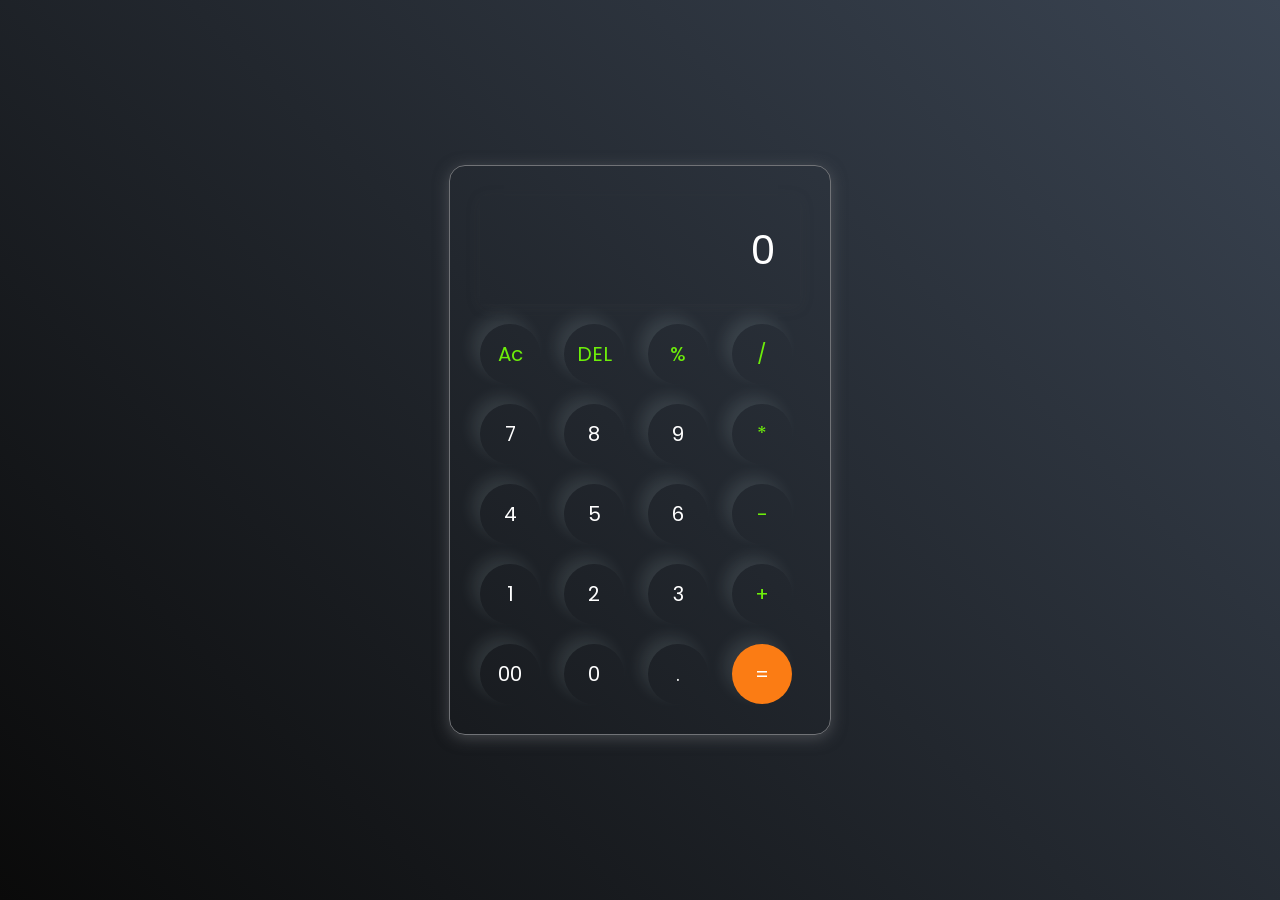
<file: calculator project/index.html>
<!DOCTYPE html>
<html lang="en">

<head>
   <meta charset="UTF-8">
   <meta name="viewport" content="width=device-width, initial-scale=1.0">
   <link rel="stylesheet" href="style.css">
   <title>Calculator -By Ravi kant</title>
</head>

<body>
   <div class="calculator">
      <input type="text" placeholder="0" id="inputBox">
      <div>
         <button class="operator">Ac</button>
         <button class="operator">DEL</button>
         <button class="operator">%</button>
         <button class="operator">/</button>
      </div>
      <div>
         <button>7</button>
         <button>8</button>
         <button>9</button>
         <button class="operator">*</button>
      </div>
      <div>
         <button>4</button>
         <button>5</button>
         <button>6</button>
         <button class="operator">-</button>
      </div>
      <div>
         <button>1</button>
         <button>2</button>
         <button>3</button>
         <button class="operator">+</button>
      </div>
      <div>
         <button>00</button>
         <button>0</button>
         <button>.</button>
         <button class="equalBtn">=</button>
      </div>
   </div>
   <script src="script.js"></script>
</body>

</html>
</file>
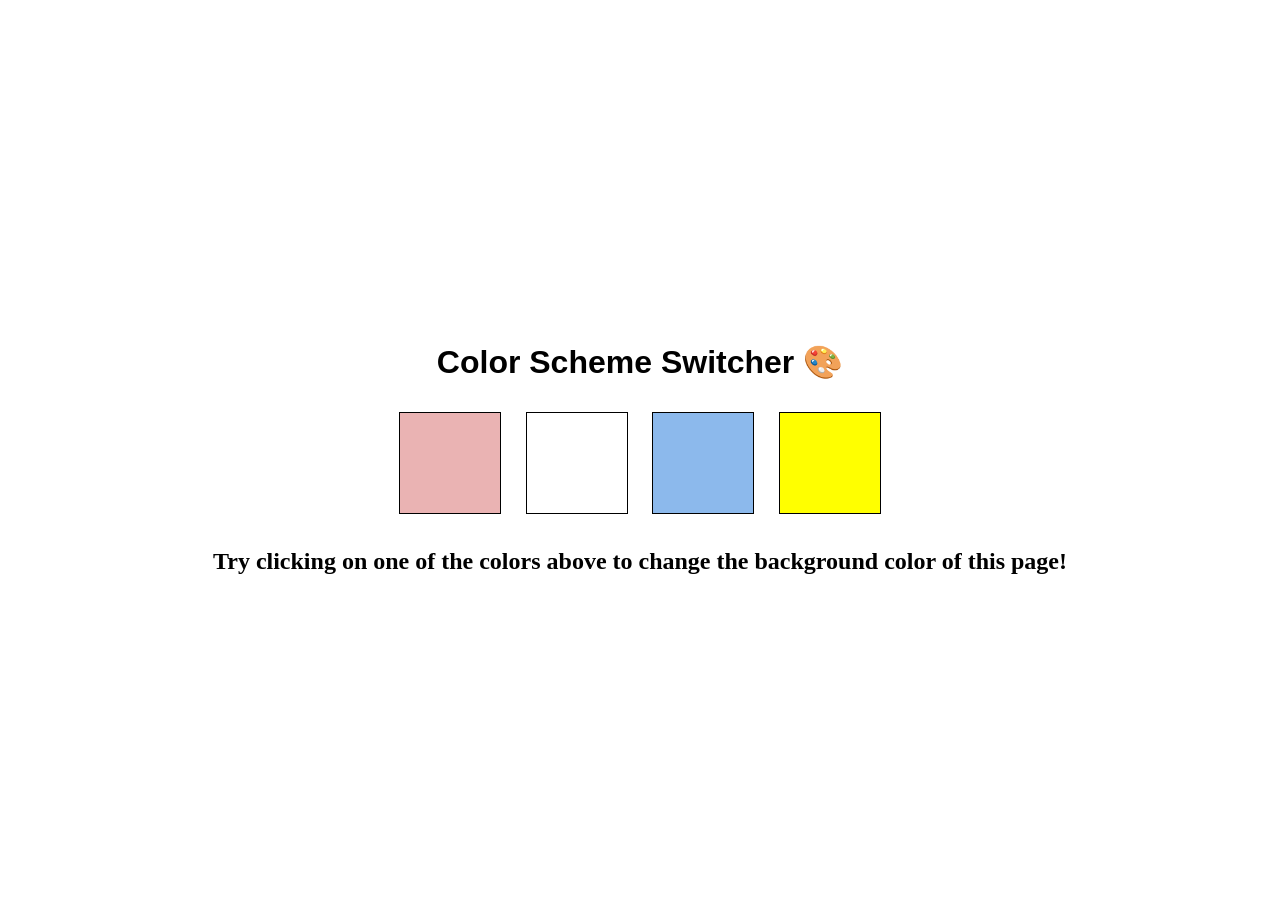
<file: project-1/01_themeSwitcher.html>
<!DOCTYPE html>
<html lang="en">
  <head>
    <meta charset="UTF-8" />
    <meta name="viewport" content="width=device-width, initial-scale=1.0" />
    <meta http-equiv="X-UA-Compatible" content="ie=edge" />
    <title>JavaScript Background Color Switcher</title>
    <style>
      html {
        margin: 0;
      }

      body {
        font-family: Arial, sans-serif; 
        display: flex;
        flex-direction: column;
        align-items: center; 
        justify-content: center; 
        height: 100vh; 
      }

      .canvas {
        text-align: center;
      }

      h1{
        font-family: 'Franklin Gothic Medium', 'Arial Narrow', Arial, sans-serif;
        font-style: normal;
      }

      .button {
        width: 100px;
        height: 100px;
        border: solid black 1px;
        display: inline-block;
        margin: 10px; /* Added margin for spacing between buttons */
      }

      #pink {
        background: rgb(234, 179, 179);
      }

      #white {
        background: white;
      }

      #skyblue {
        background: rgb(140, 185, 236);
      }

      #yellow {
        background: yellow;
      }

      #txt,h2{
        font-family: cursive;
      }
    </style>
  </head>
  <body>
    <div class="canvas">
      <h1>Color Scheme Switcher 🎨</h1>
      <div>
        <span class="button" id="pink"></span>
        <span class="button" id="white"></span>
        <span class="button" id="skyblue"></span>
        <span class="button" id="yellow"></span>
      </div>
      <h2>
        Try clicking on one of the colors above
        <span id = "txt">to change the background color of this page!</span>
      </h2>
    </div>

    <script>
      const buttons = document.querySelectorAll('.button');
      const body = document.querySelector("body");

      buttons.forEach(function(button) {
        button.addEventListener('click', function(e) {
          body.style.backgroundColor = e.target.id; // Changed to set background color directly
        });
      });
    </script>
  </body>
</html>
</file>
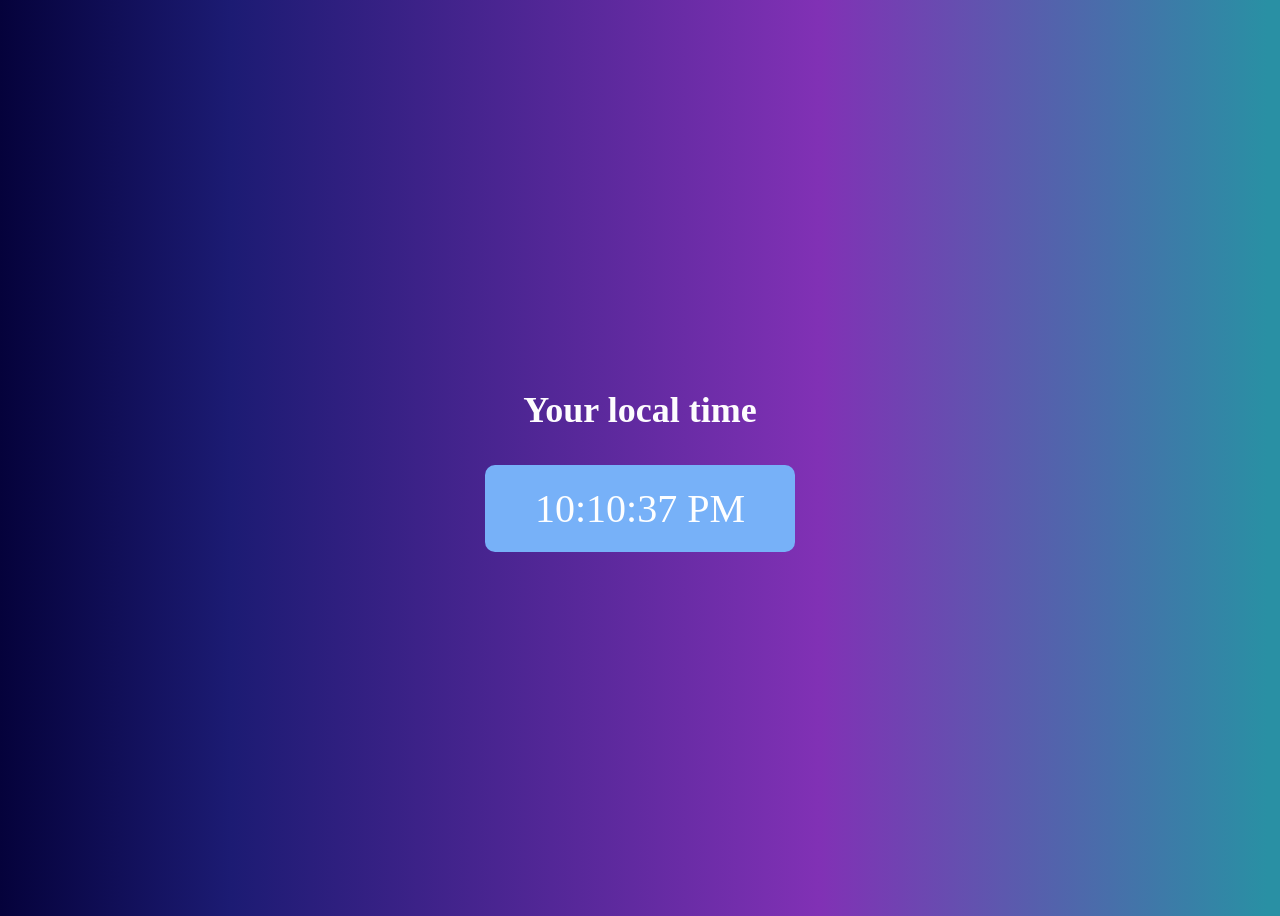
<file: project-1/02_clock.html>
<!DOCTYPE html>
<html lang="en">
  <head>
    <meta charset="UTF-8" />
    <meta name="viewport" content="width=device-width, initial-scale=1.0" />
    <meta http-equiv="X-UA-Compatible" content="ie=edge" />
    <title>Your Local Time </title>
    <style>
      body {
        background: rgb(5,2,59);
        background: linear-gradient(90deg, rgba(5,2,59,1) 0%, rgba(28,27,115,1) 18%, rgba(129,49,181,1) 64%, rgba(41,144,164,1) 99%);
        color: rgba(255, 255, 255, 0.987);   
      }
      .center {
        display: flex;
        height: 100vh;
        justify-content: center;
        align-items: center;
        flex-direction: column;
      }
      #clock {
        font-size: 40px;
        background-color: rgb(119, 177, 248);
        padding: 20px 50px;
        margin-top: 10px;
        border-radius: 10px;
      }

      #banner{
        font-family: cursive;
        font-weight: 800;
        font-size: large;
      }
    </style>
  </head>
  <body>
    <div class="center">
      <div id="banner"><h1>Your local time</h1></div>
      <div id="clock"></div>
    </div>

    <script>
        const clock = document.getElementById('clock')

        setInterval(function(){
         let date = new Date()
         //console.log(date.toLocaleDateString());
         clock.innerHTML = date.toLocaleTimeString();
        }, 1000)
    </script>
  </body>
</html>
</file>
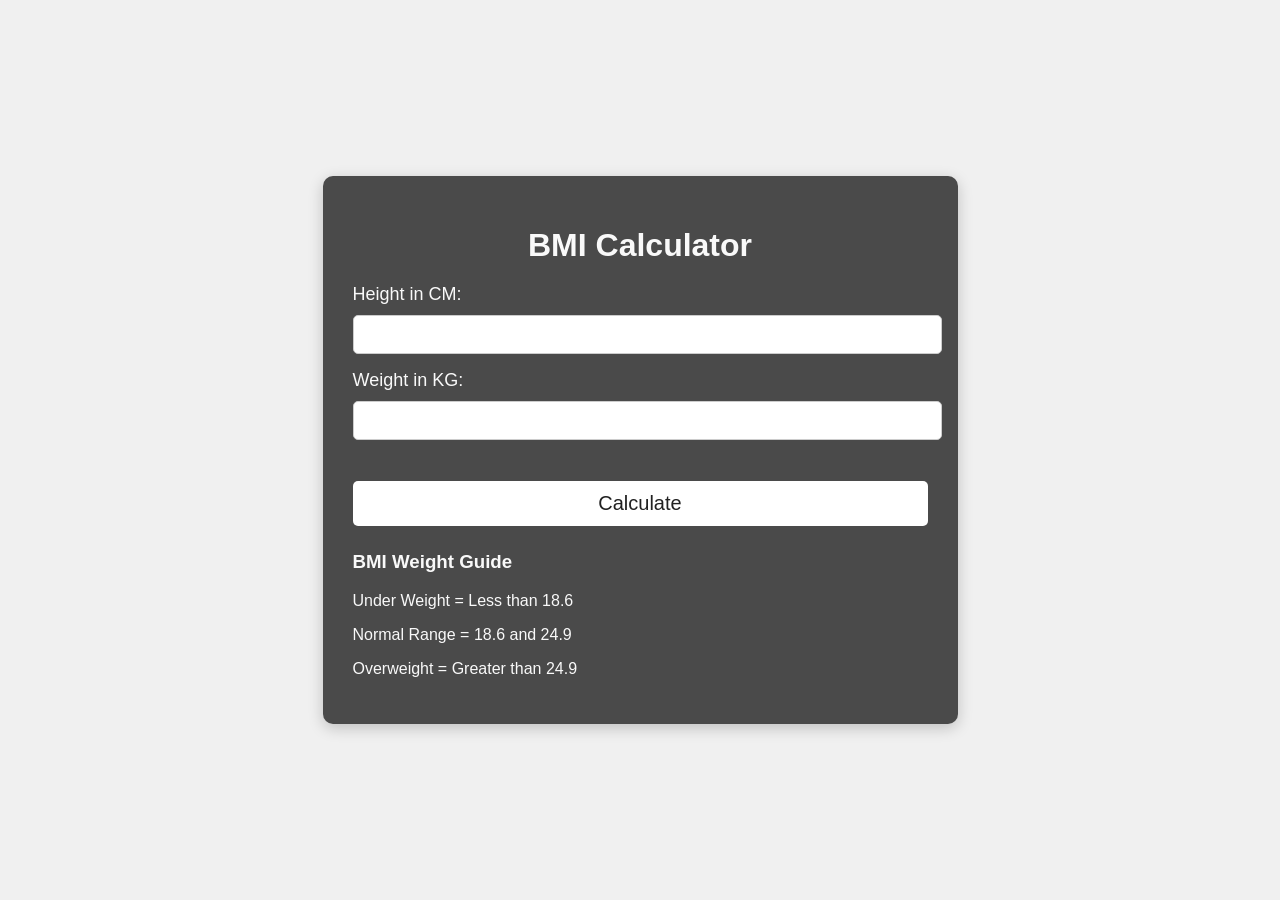
<file: project-1/03_BMI.html>
<!DOCTYPE html>
<html lang="en">
<head>
    <meta charset="UTF-8" />
    <meta name="viewport" content="width=device-width, initial-scale=1.0" />
    <meta http-equiv="X-UA-Compatible" content="ie=edge" />
    <title>BMI Calculator</title>
    <style>
        body {
            font-family: Arial, sans-serif;
            background-color: #f0f0f0;
            display: flex;
            justify-content: center;
            align-items: center;
            height: 100vh;
            margin: 0;
        }

        .container {
            width: 575px;
            padding: 30px;
            background-color: #4a4a4a;
            border-radius: 10px;
            box-shadow: 0 4px 15px rgba(0, 0, 0, 0.2);
        }

        h1 {
            text-align: center;
            color: #f9f9f9;
            margin-bottom: 20px;
        }

        label {
            font-size: 18px;
            color: #f9f9f9;
        }

        #height,
        #weight {
            width: 100%;
            height: 35px;
            margin-top: 10px;
            border-radius: 5px;
            border: 1px solid #ccc;
            padding-left: 10px;
        }

        #weight-guide {
            margin-top: 25px;
            color: #f9f9f9;
        }

        #results {
            font-size: 35px;
            text-align: center;
            margin-top: 20px;
            color: #f9f9f9;
        }

        button {
            width: 100%;
            height: 45px;
            margin-top: 25px;
            background-color: #ffffff;
            border-radius: 5px;
            color: #212121;
            font-size: 20px;
            border: none;
            cursor: pointer;
            transition: background-color 0.3s ease;
        }

        button:hover {
            background-color: #e0e0e0;
        }
    </style>
</head>
<body>
    <div class="container">
        <h1>BMI Calculator</h1>
        <form>
            <p>
                <label>Height in CM: </label>
                <input type="text" id="height" />
            </p>
            <p>
                <label>Weight in KG: </label>
                <input type="text" id="weight" />
            </p>
            <button>Calculate</button>
            <div id="results"></div>
            <div id="weight-guide">
                <h3>BMI Weight Guide</h3>
                <p>Under Weight = Less than 18.6</p>
                <p>Normal Range = 18.6 and 24.9</p>
                <p>Overweight = Greater than 24.9</p>
            </div>
        </form>
    </div>
    <script>
        const form = document.querySelector('form');

        form.addEventListener('submit', function (e) {
            e.preventDefault();

            const height = parseInt(document.querySelector('#height').value);
            const weight = parseInt(document.querySelector('#weight').value);
            const results = document.querySelector('#results');

            if (height === '' || height < 0 || isNaN(height)) {
                results.innerHTML = `Please give a valid height ${height}`;
            } else if (weight === '' || weight < 0 || isNaN(weight)) {
                results.innerHTML = `Please give a valid weight ${weight}`;
            } else {
                const bmi = (weight / ((height * height) / 10000)).toFixed(2);
                results.innerHTML = `<span>${bmi}</span>`;
            }
        });
    </script>
</body>
</html>
</file>
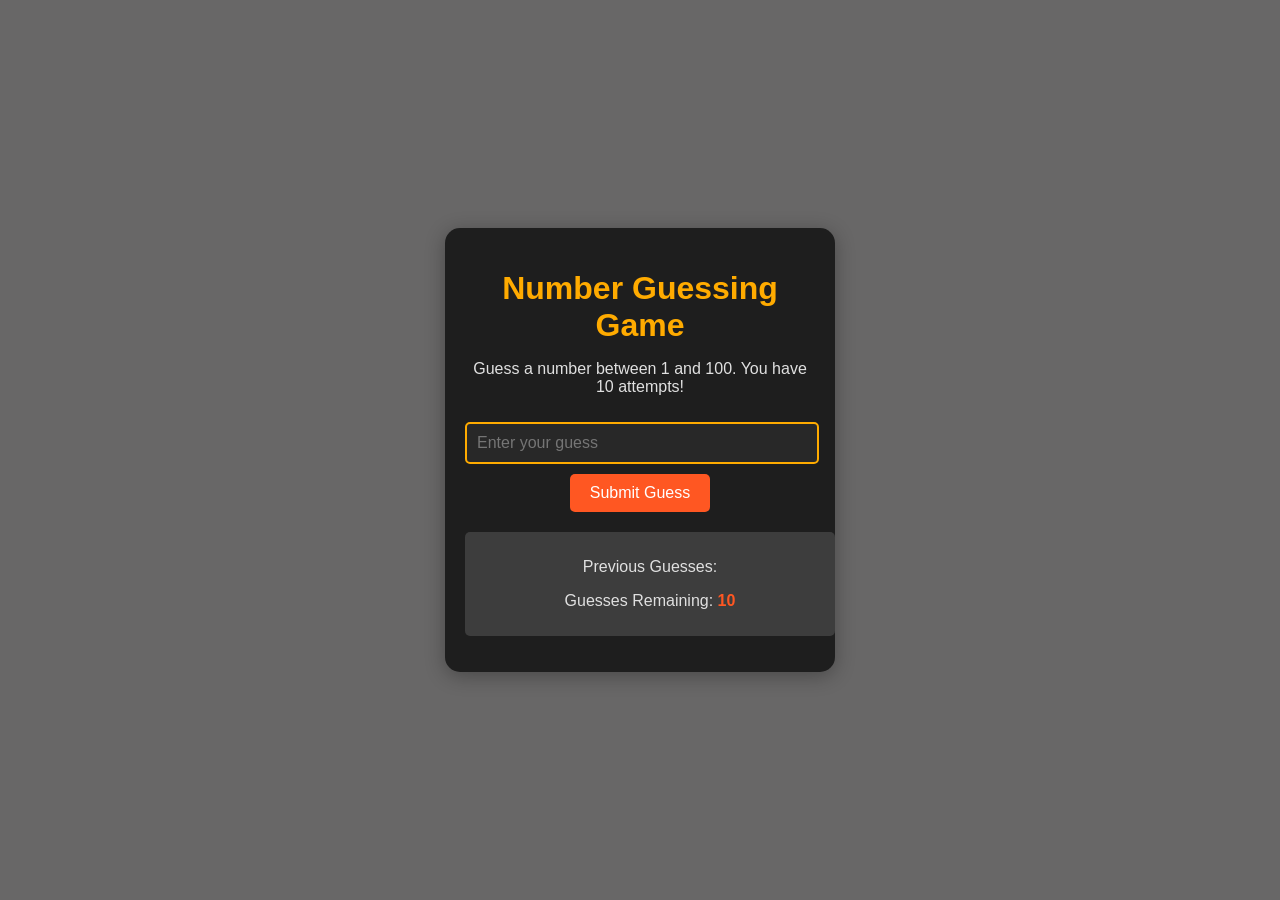
<file: project-1/04_Guess.html>
<!DOCTYPE html>
<html lang="en">
<head>
    <meta charset="UTF-8">
    <meta name="viewport" content="width=device-width, initial-scale=1.0">
    <meta http-equiv="X-UA-Compatible" content="ie=edge">
    <title>Number Guessing Game  </title>
    <style>
        body {
            font-family: Arial, sans-serif;
            background-color: #686767; 
            color: #e0e0e0;
            display: flex;
            justify-content: center;
            align-items: center;
            height: 100vh;
            margin: 0;
        }

        .card {
            background-color: #1e1e1e; 
            border-radius: 15px;
            box-shadow: 0 4px 20px rgba(0, 0, 0, 0.3);
            padding: 20px;
            text-align: center;
            width: 350px;
            transition: transform 0.3s;
        }

        .card:hover {
            transform: translateY(-5px);
        }

        h1 {
            color: #ffab00; 
            margin-bottom: 10px;
        }

        input[type="text"] {
            width: calc(100% - 20px);
            padding: 10px;
            border: 2px solid #ffab00; 
            border-radius: 5px;
            margin: 10px 0;
            font-size: 16px;
            outline: none;
            background-color: #282828; 
            color: #e0e0e0; 
        }

        button {
            background-color: #ff5722; 
            color: white; 
            padding: 10px 20px;
            border: none;
            border-radius: 5px;
            cursor: pointer;
            font-size: 16px;
            transition: background-color 0.3s, transform 0.3s;
        }

        button:hover {
            background-color: #e64a19; 
            transform: scale(1.05);
        }

        .resultParas {
            margin-top: 20px;
            background-color: #3d3d3d; 
            padding: 10px;
            border-radius: 5px;
            display: inline-block;
            width: 100%;
        }

        .lastResult {
            color: #ff5722; 
            font-weight: bold;
        }

        #newGame {
            display: none; 
            margin-top: 20px;
            background-color: #4caf50; 
            color: white; 
        }

        #newGame:hover {
            background-color: #388e3c; 
        }
    </style>
</head>
<body>
    
    <div class="card">
        <h1>Number Guessing Game</h1>
        <p>Guess a number between 1 and 100. You have 10 attempts!</p>
        <input type="text" id="guessField" placeholder="Enter your guess">
        <button type="submit" id="subt">Submit Guess</button>

        <div class="resultParas">
            <p>Previous Guesses: <span class="guesses"></span></p>
            <p>Guesses Remaining: <span class="lastResult">10</span></p>
        </div>
        <p class="lowOrHi"></p>
        <div style="text-align: center;">
            <button id="newGame">Start New Game</button>
        </div>
    </div>
    
    <script>
        let randomNumber = Math.floor(Math.random() * 100) + 1;
        const submit = document.querySelector('#subt');
        const userInput = document.querySelector('#guessField');
        const guessSlot = document.querySelector('.guesses');
        const remaining = document.querySelector('.lastResult');
        const lowOrHi = document.querySelector('.lowOrHi');
        const startOver = document.querySelector('#newGame');
        
        let prevGuess = [];
        let numGuess = 1;
        let playGame = true;

        submit.addEventListener('click', function (e) {
            e.preventDefault();
            const guess = parseInt(userInput.value);
            validateGuess(guess);
        });

        function validateGuess(guess) {
            if (isNaN(guess)) {
                alert('Please enter a valid number');
            } else if (guess < 1 || guess > 100) {
                alert('Please enter a number between 1 and 100');
            } else {
                prevGuess.push(guess);
                if (numGuess === 10) {
                    displayGuess(guess);
                    displayMessage(`Game Over. Random number was ${randomNumber}`);
                    endGame();
                } else {
                    displayGuess(guess);
                    checkGuess(guess);
                }
            }
        }

        function checkGuess(guess) {
            if (guess === randomNumber) {
                displayMessage(`You guessed it right!`);
                endGame();
            } else if (guess < randomNumber) {
                displayMessage(`Number is too low!`);
            } else {
                displayMessage(`Number is too high!`);
            }
        }

        function displayGuess(guess) {
            userInput.value = '';
            guessSlot.innerHTML += `${guess}, `;
            numGuess++;
            remaining.innerHTML = `${10 - numGuess}`;
        }

        function displayMessage(message) {
            lowOrHi.innerHTML = `<h2>${message}</h2>`;
        }

        function endGame() {
            userInput.value = '';
            userInput.setAttribute('disabled', '');
            startOver.style.display = 'block'; 
            playGame = false;
        }

        startOver.addEventListener('click', function () {
            randomNumber = Math.floor(Math.random() * 100) + 1;
            prevGuess = [];
            numGuess = 1;
            guessSlot.innerHTML = '';
            remaining.innerHTML = `10`;
            userInput.removeAttribute('disabled');
            lowOrHi.innerHTML = '';
            startOver.style.display = 'none'; 
            playGame = true;
        });
    </script>
</body>
</html>
</file>
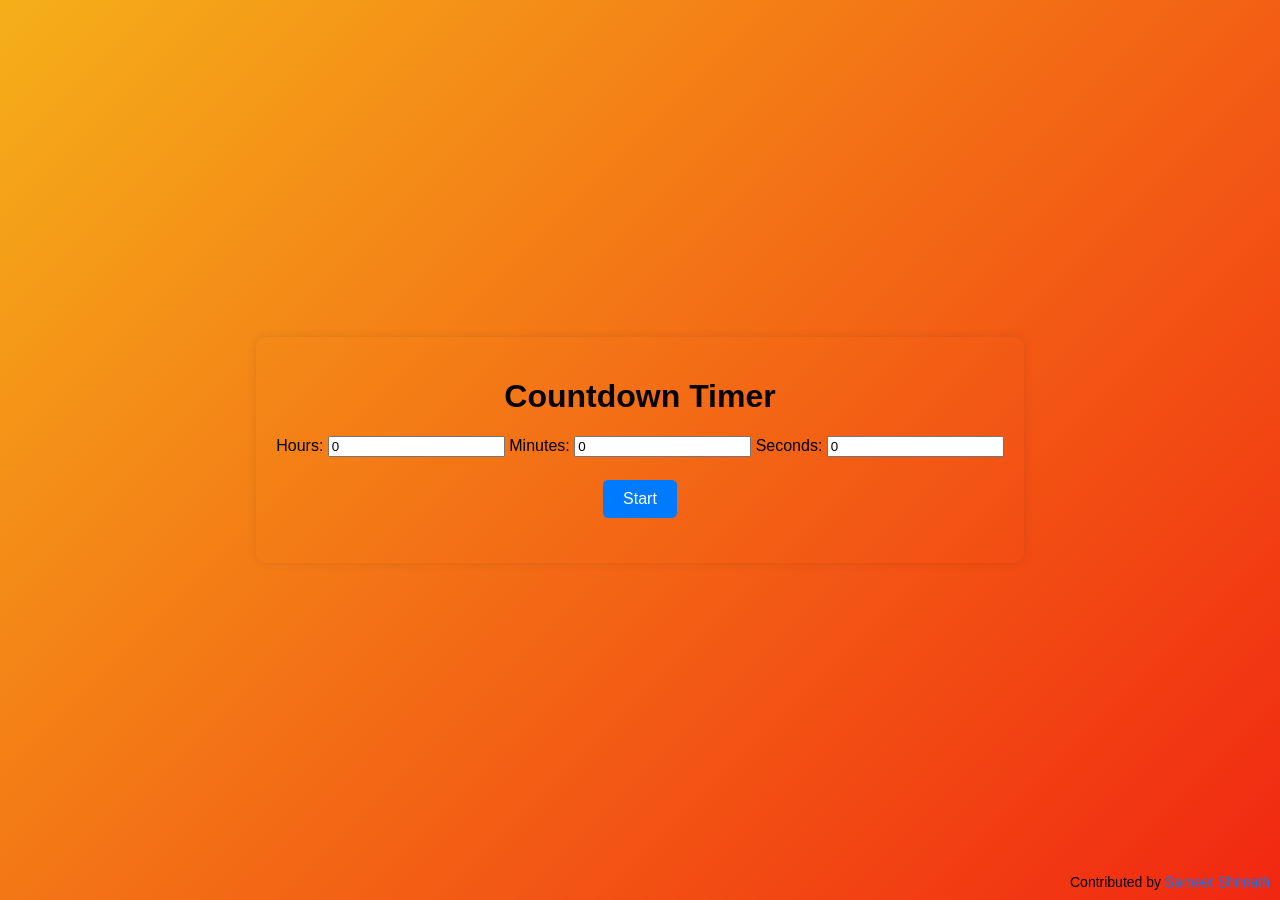
<file: project-1/05_countdown.html>
<!DOCTYPE html>
<html lang="en">
<head>
  <meta charset="UTF-8">
  <meta name="viewport" content="width=device-width, initial-scale=1.0">
  <title>Countdown Timer</title>
  <style>
    body {
      font-family: 'Arial', sans-serif;
      display: flex;
      justify-content: center;
      align-items: center;
      height: 100vh;
      margin: 0;
    }

    .timer-container {
      text-align: center;
      background-color:;
      padding: 20px;
      border-radius: 10px;
      box-shadow: 0px 0px 10px rgba(0, 0, 0, 0.1);
    }

    #timer {
      font-size: 2rem;
      margin-top: 20px;
    }

    #timer span {
      font-weight: bold;
      margin: 0 5px;
    }

    .buttons {
      margin-top: 20px;
    }

    button {
      padding: 10px 20px;
      margin: 5px;
      border: none;
      background-color: #007bff;
      color: white;
      cursor: pointer;
      font-size: 1rem;
      border-radius: 5px;
    }

    button:hover {
      background-color: #0056b3;
    }
    footer {
  position: fixed;
  bottom: 0;
  right: 0;
  margin: 10px;
  font-size: 14px;
}

footer a {
  color: #007bff;
  text-decoration: none;
}

footer a:hover {
  text-decoration: underline;
}

    /* Gradient 1 - Active */
    body {
      background: linear-gradient(135deg, #f5af19, #f12711);
    }

    /* Gradient 2 - Commented */
    /* body {
      background: linear-gradient(135deg, #00c6ff, #0072ff);
    } */

    /* Gradient 3 - Commented */
    /* body {
      background: linear-gradient(135deg, #fc466b, #3f5efb);
    } */

    /* Gradient 4 - Commented */
    /* body {
      background: linear-gradient(135deg, #c94b4b, #4b134f);
    } */

    /* Gradient 5 - Commented */
    /* body {
      background: linear-gradient(135deg, #36d1dc, #5b86e5);
    } */
  </style>
</head>
<body>
  <div class="timer-container">
    <h1>Countdown Timer</h1>

    <!-- Timer Inputs -->
    <div id="timerInputs">
      <label for="hours">Hours: </label>
      <input type="number" id="hours" value="0" min="0">
      <label for="minutes">Minutes: </label>
      <input type="number" id="minutes" value="0" min="0">
      <label for="seconds">Seconds: </label>
      <input type="number" id="seconds" value="0" min="0">
      <br><br>
      <button id="startButton">Start</button>
    </div>

    <!-- Timer Display -->
    <div id="timer" style="display: none;">
      <span id="hoursDisplay">00</span> Hours 
      <span id="minutesDisplay">00</span> Minutes 
      <span id="secondsDisplay">00</span> Seconds
    </div>

    <!-- Stop Button -->
    <div class="buttons">
      <button id="stopButton" style="display: none;">Stop</button>
    </div>
  </div>

  <script>
    let countdown;
    
    // Function to start the timer
    document.getElementById('startButton').addEventListener('click', function() {
      const inputHours = document.getElementById('hours').value;
      const inputMinutes = document.getElementById('minutes').value;
      const inputSeconds = document.getElementById('seconds').value;
      
      const countdownTime = (inputHours * 60 * 60) + (inputMinutes * 60) + (inputSeconds * 1);

      if (countdownTime > 0) {
        startCountdown(countdownTime);

        // Hide the inputs and show the timer display
        document.getElementById('timerInputs').style.display = 'none';
        document.getElementById('timer').style.display = 'block';
        document.getElementById('stopButton').style.display = 'inline';
      }
    });

    // Function to stop the timer
    document.getElementById('stopButton').addEventListener('click', function() {
      clearInterval(countdown);

      // Reset and show input fields again
      document.getElementById('timerInputs').style.display = 'block';
      document.getElementById('timer').style.display = 'none';
      document.getElementById('stopButton').style.display = 'none';
    });

    function startCountdown(totalSeconds) {
      countdown = setInterval(function() {
        if (totalSeconds < 0) {
          clearInterval(countdown);
          document.getElementById("timer").innerHTML = "EXPIRED";
          return;
        }

        const hours = Math.floor((totalSeconds / 3600) % 24);
        const minutes = Math.floor((totalSeconds % 3600) / 60);
        const seconds = totalSeconds % 60;

        document.getElementById("hoursDisplay").innerHTML = hours.toString().padStart(2, '0');
        document.getElementById("minutesDisplay").innerHTML = minutes.toString().padStart(2, '0');
        document.getElementById("secondsDisplay").innerHTML = seconds.toString().padStart(2, '0');

        totalSeconds--;
      }, 1000);
    }
  </script>
  
</body>
<footer > Contributed by <a href="https://github.com/Sameershrinath">Sameer Shrinath</footer>
</html>
</file>
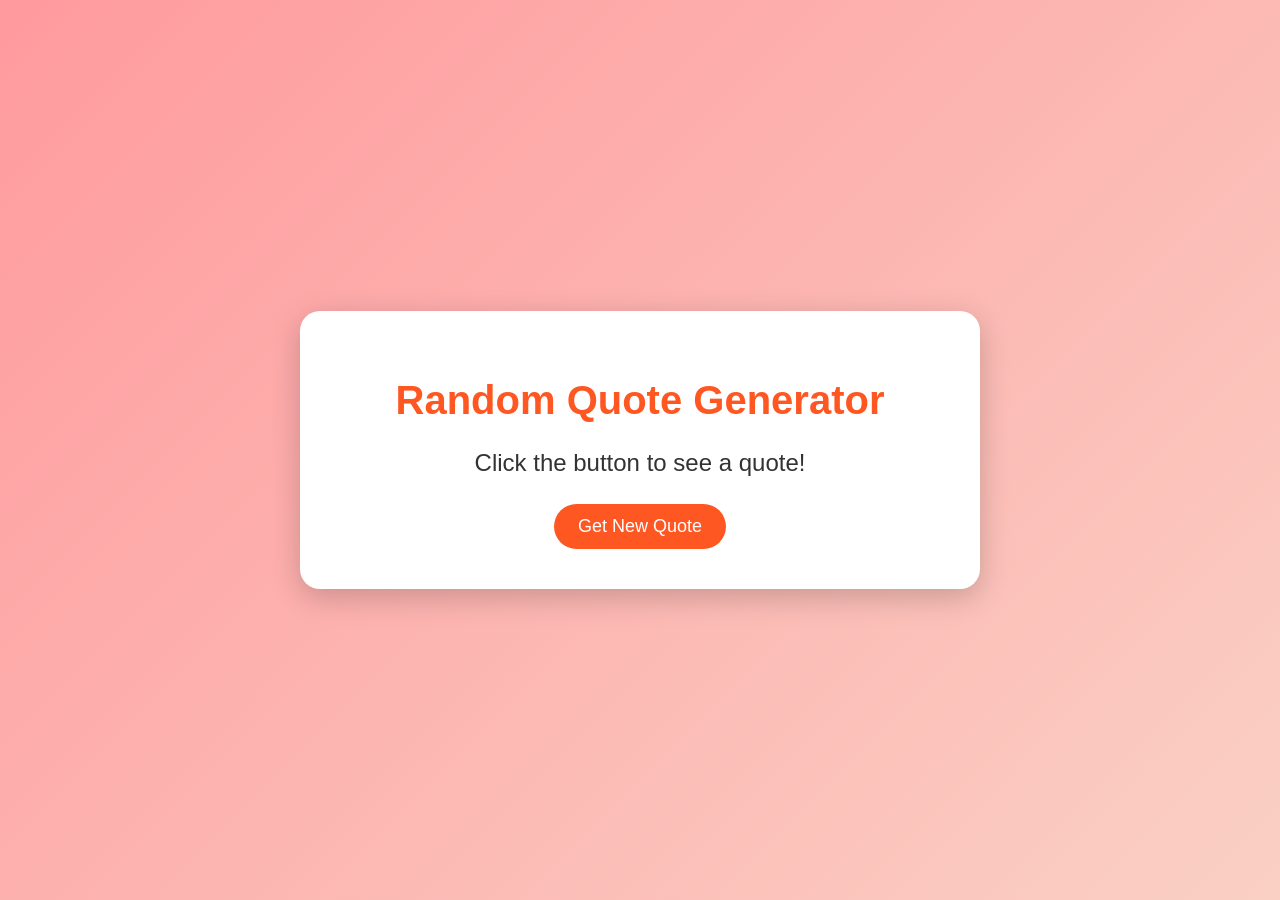
<file: project-1/06_Quote.html>
<!DOCTYPE html>
<html lang="en">
<head>
    <meta charset="UTF-8">
    <meta name="viewport" content="width=device-width, initial-scale=1.0">
    <meta http-equiv="X-UA-Compatible" content="ie=edge">
    <title>Random Quote Generator  </title>
    <style>
        body {
            font-family: 'Arial', sans-serif;
            background: linear-gradient(135deg, #ff9a9e 0%, #fad0c4 100%);
            display: flex;
            justify-content: center;
            align-items: center;
            height: 100vh;
            margin: 0;
        }

        .container {
            background-color: #fff;
            border-radius: 20px;
            box-shadow: 0 8px 30px rgba(0, 0, 0, 0.2);
            padding: 40px;
            text-align: center;
            max-width: 600px;
            width: 90%;
            transition: transform 0.3s ease;
        }

        .container:hover {
            transform: translateY(-10px);
        }

        h1 {
            color: #ff5722;
            font-size: 2.5rem;
            margin-bottom: 20px;
        }

        p {
            font-size: 1.5rem;
            line-height: 1.7;
            color: #333;
            margin: 20px 0;
        }

        button {
            background-color: #ff5722;
            color: white;
            border: none;
            padding: 12px 24px;
            border-radius: 30px;
            cursor: pointer;
            font-size: 18px;
            transition: background-color 0.3s ease, transform 0.3s ease;
        }

        button:hover {
            background-color: #e64a19;
            transform: scale(1.05);
        }
    </style>
</head>
<body>
    <div class="container">
        <h1>Random Quote Generator</h1>
        <p id="quoteDisplay">Click the button to see a quote!</p>
        <button id="newQuoteButton">Get New Quote</button>
    </div>

    <script>
        const quotes = [
            "The greatest glory in living lies not in never falling, but in rising every time we fall. - Nelson Mandela",
            "The way to get started is to quit talking and begin doing. - Walt Disney",
            "Your time is limited, so don't waste it living someone else's life. - Steve Jobs",
            "If life were predictable it would cease to be life, and be without flavor. - Eleanor Roosevelt",
            "If you look at what you have in life, you'll always have more. - Oprah Winfrey",
            "Life is what happens when you're busy making other plans. - John Lennon",
            "The purpose of our lives is to be happy. - Dalai Lama",
            "Get busy living or get busy dying. - Stephen King",
            "You have within you right now, everything you need to deal with whatever the world can throw at you. - Brian Tracy",
            "Believe you can and you're halfway there. - Theodore Roosevelt",
            "The only impossible journey is the one you never begin. - Tony Robbins",
            "Success is not final, failure is not fatal: It is the courage to continue that counts. - Winston Churchill"
        ];

        const quoteDisplay = document.getElementById('quoteDisplay');
        const newQuoteButton = document.getElementById('newQuoteButton');

        newQuoteButton.addEventListener('click', function() {
            const randomIndex = Math.floor(Math.random() * quotes.length);
            quoteDisplay.textContent = quotes[randomIndex];
        });
    </script>
</body>
</html>
</file>
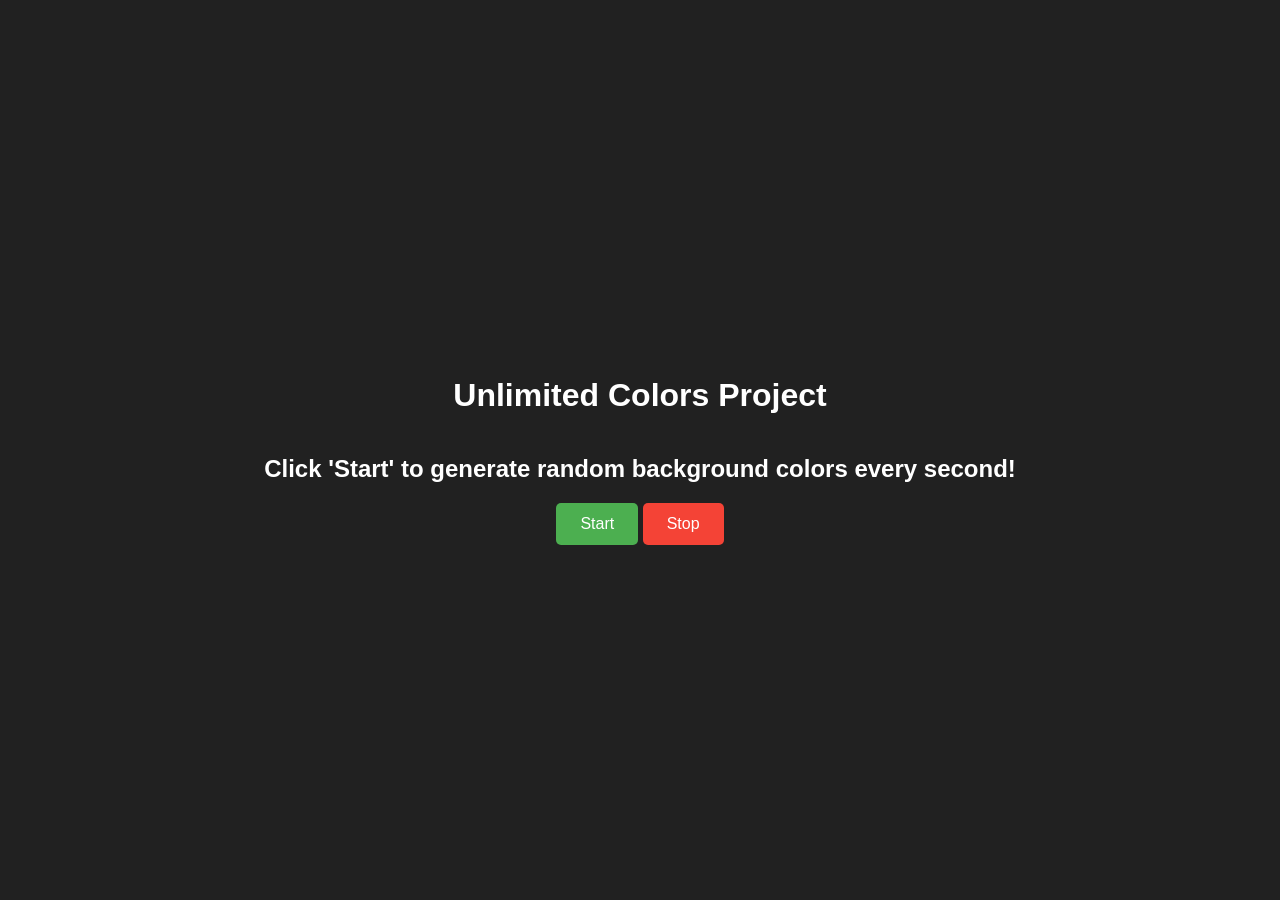
<file: project-1/07_unlimitedColors.html>
<!DOCTYPE html>
<html lang="en">
  <head>
    <meta charset="UTF-8" />
    <meta name="viewport" content="width=device-width, initial-scale=1.0" />
    <meta http-equiv="X-UA-Compatible" content="ie=edge" />
    <title>Unlimited Colors Project</title>
    <style>
      body {
        background-color: #212121;
        color: #fff;
        display: flex;
        flex-direction: column;
        align-items: center;
        justify-content: center;
        height: 100vh;
        margin: 0;
        font-family: Arial, sans-serif;
        text-align: center;
      }

      button {
        padding: 12px 24px;
        background-color: #4caf50;
        color: #ffffff;
        border: none;
        border-radius: 5px;
        cursor: pointer;
        font-size: 1rem;
        transition: background-color 0.3s;
      }

      button#stop {
        background-color: #f44336;
      }

      button:hover {
        background-color: #3e8e41;
      }

      button#stop:hover {
        background-color: #d32f2f;
      }

    </style>
  </head>
  <body style="background-color: #212121; color: #fff">
    <h1>Unlimited Colors Project</h1>
    <h2>Click 'Start' to generate random background colors every second!</h2>

    <div class="button-container">
      <button id="start">Start</button>
      <button id="stop">Stop</button>
    </div>


    <script>
      const randomColor = function () {
        const hex = '0123456789ABCDEF';
        let color = '#';
        for (let i = 0; i < 6; i++) {
          color += hex[Math.floor(Math.random() * 16)];
        }
        return color;
      };

      let intervalId;
      const startChangingColor = function () {
        if (!intervalId) {
          intervalId = setInterval(changeBgColor, 1000);
        }

        function changeBgColor() {
          document.body.style.backgroundColor = randomColor();
        }
      };

      const stopChangingColor = function () {
        clearInterval(intervalId);
        intervalId = null;
      };

      document.querySelector('#start').addEventListener('click', startChangingColor);
      document.querySelector('#stop').addEventListener('click', stopChangingColor);
    </script>
  </body>
</html>
</file>
<file: calculator project/style.css>
@import url('https://fonts.googleapis.com/css2?family=Poppins:wght@500&display=swarp');

*{
    margin: 0;
    padding: 0;
   box-sizing: border-box; 
    font-family: 'Poppins', sans-serif;
}

body{
    width: 100%;
  height: 100vh;
  display: flex;
  justify-content: center;
  align-items: center;  
    background: linear-gradient(45deg, #0a0a0a, #3a4452);
}
.calculator{
    border: 1px solid #717377;
    padding: 20px;
    border-radius: 16px;
    box-shadow: 0px 3px 15px rgba(113, 115, 119, 0.5);

}
input{
    width: 320px;
    border: none;
    padding: 24px;
    margin: 10px;
    background:transparent ;
    box-shadow: 0px 3px 15px rgb(84, 84, 84, 0.1);
    font-size: 40px;
    text-align: right;
    cursor: pointer;
    color: white;
}
input::placeholder{
    color: #ffffff;
}
button{
    border: none;
    width: 60px;
    height: 60px;
    margin: 10px;
    border-radius: 50%;
    background-color: transparent;
    color: #ffffff;
    font-size: 20px;
    box-shadow: -8px -8px 15px rgba(225, 255, 255, 0.1);
    cursor: pointer;

}
.equalBtn{
    background-color: #fb7c14;

}
.operator{
    color: #6dee0a;

}
</file>
